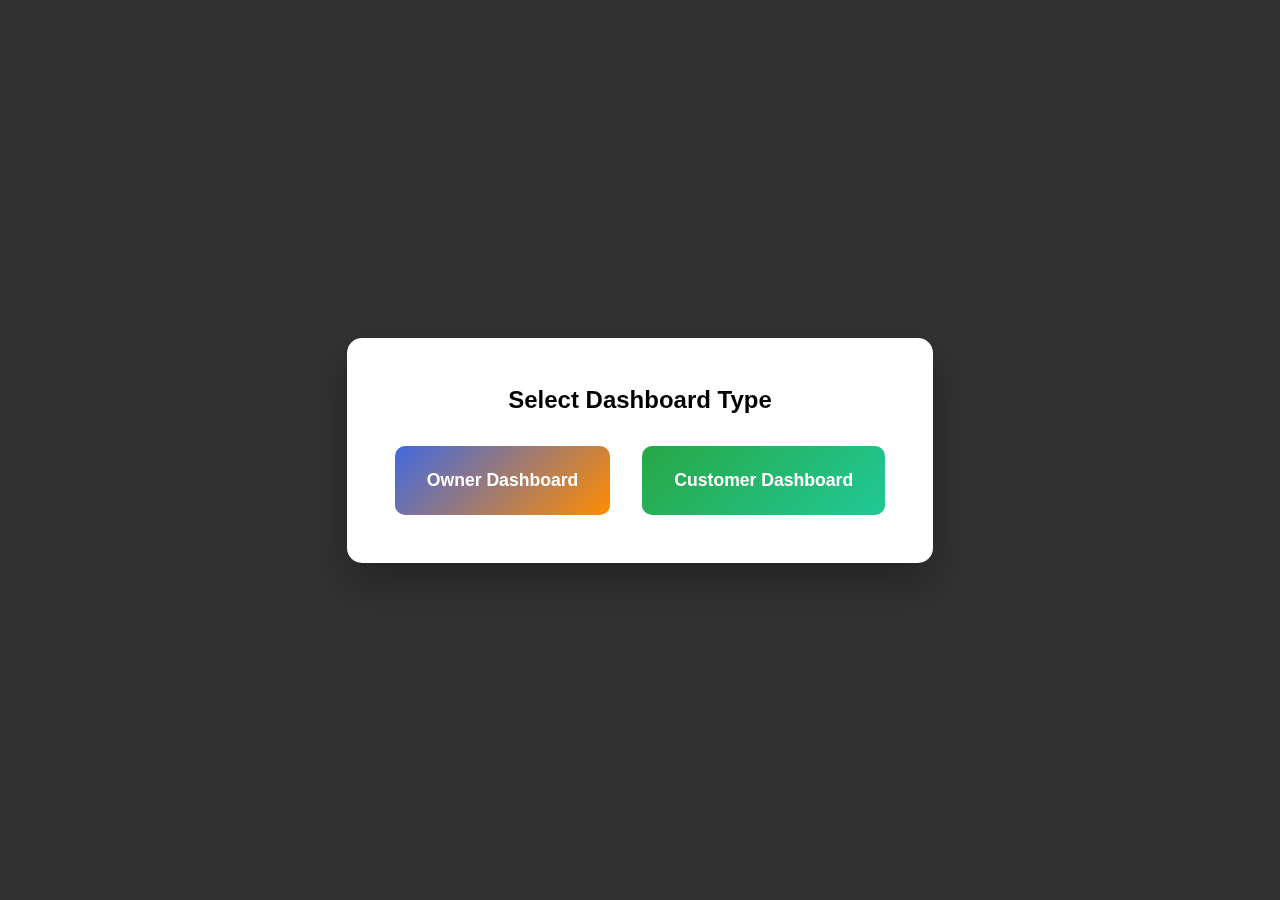
<file: Dairy/bill.html>
<!DOCTYPE html>
<html lang="en">
<head>
    <meta charset="UTF-8">
    <meta name="viewport" content="width=device-width, initial-scale=1.0">
    <title>Bill Dashboard - Mahant Dairy</title>
    <link rel="stylesheet" href="bill-styles.css">
</head>
<body>
    <!-- User Type Selection -->
    <div id="userTypeSelection" class="user-type-modal">
        <div class="modal-content">
            <h2>Select Dashboard Type</h2>
            <div class="user-type-buttons">
                <button onclick="showOwnerDashboard()" class="user-type-btn owner-btn">Owner Dashboard</button>
                <button onclick="showCustomerDashboard()" class="user-type-btn customer-btn">Customer Dashboard</button>
            </div>
        </div>
    </div>

    <!-- Owner Dashboard -->
    <div id="ownerDashboard" class="dashboard-container" style="display: none;">
        <header class="dashboard-header">
            <h1>Owner Billing Dashboard</h1>
            <div class="header-actions">
                <button onclick="showUserTypeSelection()" class="switch-btn">Switch View</button>
                <button onclick="exportBills()" class="export-btn">Export Bills</button>
            </div>
        </header>

        <div class="owner-controls">
            <div class="control-section">
                <h3>Create New Bill</h3>
                <div class="form-grid">
                    <input type="text" id="customerName" placeholder="Customer Name" required>
                    <input type="tel" id="customerPhone" placeholder="Phone Number" required>
                    <input type="text" id="customerAddress" placeholder="Address">
                    <input type="number" id="milkQuantity" placeholder="Milk Quantity (L)" step="0.5" required>
                    <input type="number" id="milkPrice" placeholder="Price per L" value="60" required>
                    <input type="number" id="totalDays" placeholder="Total Days" required>
                    <input type="number" id="daysTaken" placeholder="Days Taken" required>
                    <input type="number" id="extraDays" placeholder="Extra Days" value="0">
                    <input type="number" id="discountPercent" placeholder="Discount %" value="5">
                    <input type="number" id="pendingAmount" placeholder="Pending Amount" value="0">
                </div>
                <div class="form-actions">
                    <button onclick="generateBill()" class="generate-btn">Generate Bill</button>
                    <button onclick="clearForm()" class="clear-btn">Clear Form</button>
                </div>
            </div>

            <div class="control-section">
                <h3>Quick Settings</h3>
                <div class="settings-grid">
                    <div class="setting-item">
                        <label>Default Milk Price (₹/L):</label>
                        <input type="number" id="defaultPrice" value="60" onchange="updateDefaultPrice()">
                    </div>
                    <div class="setting-item">
                        <label>Default Discount (%):</label>
                        <input type="number" id="defaultDiscount" value="5" onchange="updateDefaultDiscount()">
                    </div>
                    <div class="setting-item">
                        <label>Farm Name:</label>
                        <input type="text" id="farmName" value="Mahant Dairy" onchange="updateFarmName()">
                    </div>
                    <div class="setting-item">
                        <label>Farm Address:</label>
                        <input type="text" id="farmAddress" value="Gaaj, Vadodara" onchange="updateFarmAddress()">
                    </div>
                </div>
            </div>
        </div>

        <div class="bills-history">
            <h3>Recent Bills</h3>
            <div class="bills-table-container">
                <table class="bills-table">
                    <thead>
                        <tr>
                            <th>Bill No.</th>
                            <th>Customer</th>
                            <th>Date</th>
                            <th>Amount</th>
                            <th>Status</th>
                            <th>Actions</th>
                        </tr>
                    </thead>
                    <tbody id="billsTableBody">
                        <!-- Bills will be populated here -->
                    </tbody>
                </table>
            </div>
        </div>
    </div>

    <!-- Customer Dashboard -->
    <div id="customerDashboard" class="dashboard-container" style="display: none;">
        <header class="dashboard-header">
            <h1>Customer Bill Dashboard</h1>
            <button onclick="showUserTypeSelection()" class="switch-btn">Switch View</button>
        </header>

        <div class="customer-bills">
            <div class="current-bill-section">
                <h3>Current Month Bill</h3>
                <div id="currentBillDisplay" class="bill-display">
                    <!-- Current bill will be displayed here -->
                </div>
            </div>

            <div class="bill-history-section">
                <h3>Bill History</h3>
                <div class="customer-bills-list" id="customerBillsList">
                    <!-- Customer bills history will be displayed here -->
                </div>
            </div>
        </div>
    </div>

    <!-- Bill Preview Modal -->
    <div id="billPreviewModal" class="modal" style="display: none;">
        <div class="modal-content bill-modal">
            <span class="close" onclick="closeBillPreview()">&times;</span>
            <div id="billPreviewContent">
                <!-- Generated bill will be displayed here -->
            </div>
            <div class="modal-actions">
                <button onclick="printBill()" class="print-btn">Print Bill</button>
                <button onclick="saveBill()" class="save-btn">Save Bill</button>
                <button onclick="closeBillPreview()" class="cancel-btn">Close</button>
            </div>
        </div>
    </div>

    <script src="bill-script.js"></script>
</body>
</html>
</file>
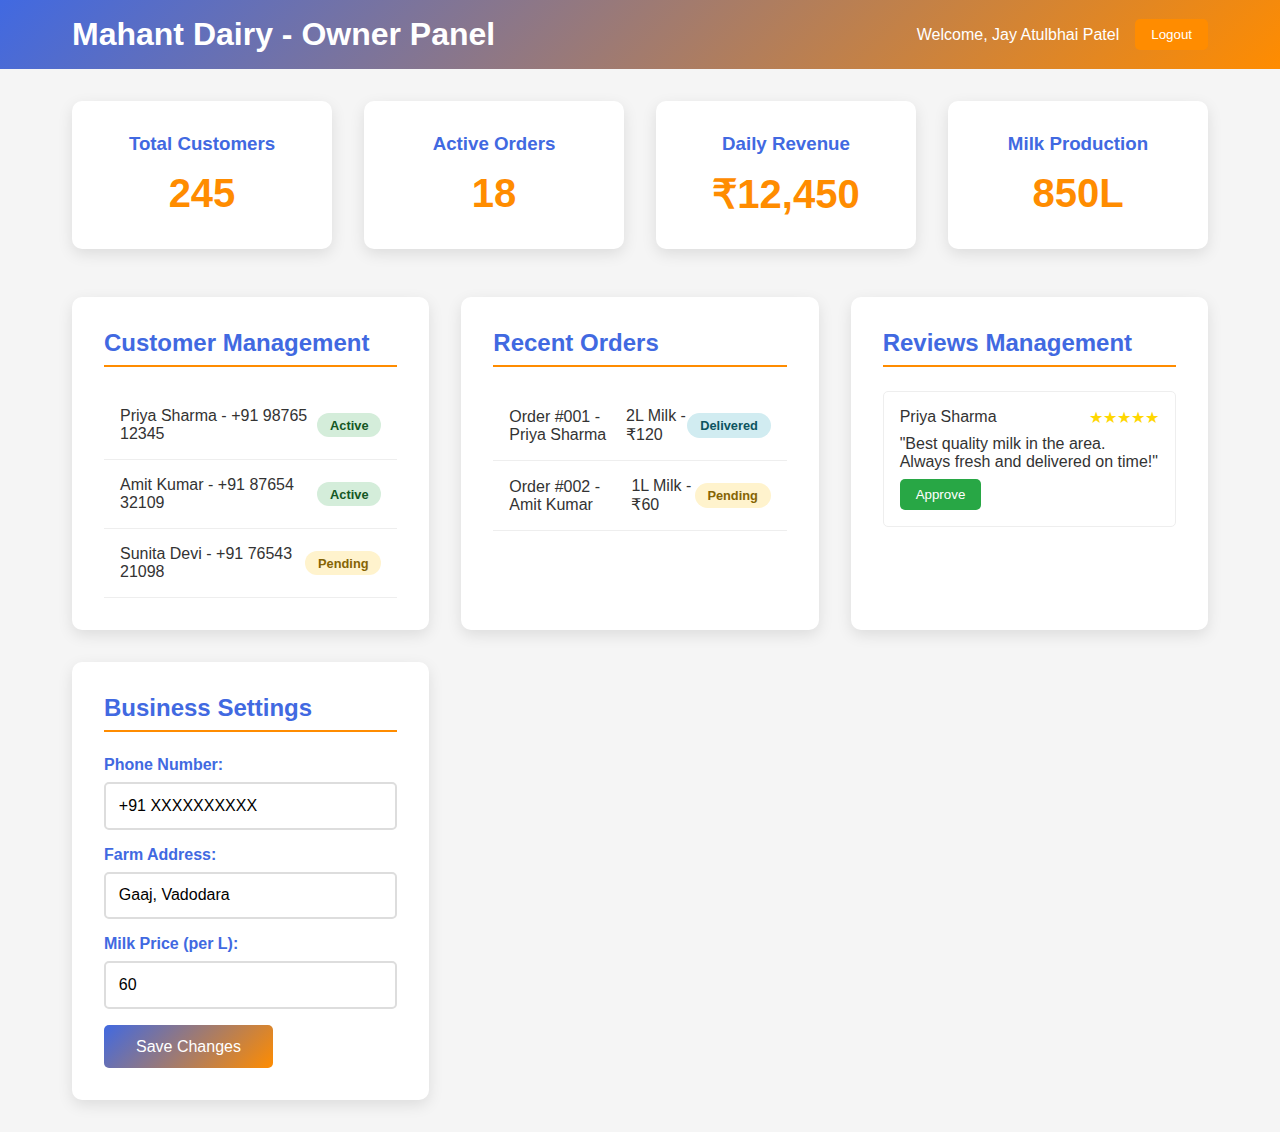
<file: Dairy/owner-dashboard.html>
<!DOCTYPE html>
<html lang="en">
<head>
    <meta charset="UTF-8">
    <meta name="viewport" content="width=device-width, initial-scale=1.0">
    <title>Owner Dashboard - Mahant Dairy</title>
    <link rel="stylesheet" href="owner-styles.css">
</head>
<body>
    <header>
        <nav>
            <div class="logo">
                <h1>Mahant Dairy - Owner Panel</h1>
            </div>
            <div class="nav-right">
                <span>Welcome, Jay Atulbhai Patel</span>
                <button id="logoutBtn">Logout</button>
            </div>
        </nav>
    </header>

    <main>
        <div class="dashboard">
            <div class="stats-grid">
                <div class="stat-card">
                    <h3>Total Customers</h3>
                    <div class="stat-number" id="totalCustomers">245</div>
                </div>
                <div class="stat-card">
                    <h3>Active Orders</h3>
                    <div class="stat-number" id="activeOrders">18</div>
                </div>
                <div class="stat-card">
                    <h3>Daily Revenue</h3>
                    <div class="stat-number" id="dailyRevenue">₹12,450</div>
                </div>
                <div class="stat-card">
                    <h3>Milk Production</h3>
                    <div class="stat-number" id="milkProduction">850L</div>
                </div>
            </div>

            <div class="content-grid">
                <div class="section">
                    <h2>Customer Management</h2>
                    <div class="customer-list">
                        <div class="customer-item">
                            <span>Priya Sharma - +91 98765 12345</span>
                            <span class="status active">Active</span>
                        </div>
                        <div class="customer-item">
                            <span>Amit Kumar - +91 87654 32109</span>
                            <span class="status active">Active</span>
                        </div>
                        <div class="customer-item">
                            <span>Sunita Devi - +91 76543 21098</span>
                            <span class="status pending">Pending</span>
                        </div>
                    </div>
                </div>

                <div class="section">
                    <h2>Recent Orders</h2>
                    <div class="order-list">
                        <div class="order-item">
                            <span>Order #001 - Priya Sharma</span>
                            <span>2L Milk - ₹120</span>
                            <span class="status delivered">Delivered</span>
                        </div>
                        <div class="order-item">
                            <span>Order #002 - Amit Kumar</span>
                            <span>1L Milk - ₹60</span>
                            <span class="status pending">Pending</span>
                        </div>
                    </div>
                </div>

                <div class="section">
                    <h2>Reviews Management</h2>
                    <div class="review-list">
                        <div class="review-item">
                            <div class="review-header">
                                <span>Priya Sharma</span>
                                <span class="stars">★★★★★</span>
                            </div>
                            <p>"Best quality milk in the area. Always fresh and delivered on time!"</p>
                            <button class="approve-btn">Approve</button>
                        </div>
                    </div>
                </div>

                <div class="section">
                    <h2>Business Settings</h2>
                    <div class="settings-form">
                        <div class="form-group">
                            <label>Phone Number:</label>
                            <input type="text" value="+91 XXXXXXXXXX" id="phoneInput">
                        </div>
                        <div class="form-group">
                            <label>Farm Address:</label>
                            <input type="text" value="Gaaj, Vadodara" id="addressInput">
                        </div>
                        <div class="form-group">
                            <label>Milk Price (per L):</label>
                            <input type="number" value="60" id="priceInput">
                        </div>
                        <button class="save-btn">Save Changes</button>
                    </div>
                </div>
            </div>
        </div>
    </main>

    <script src="owner-script.js"></script>
</body>
</html>
</file>
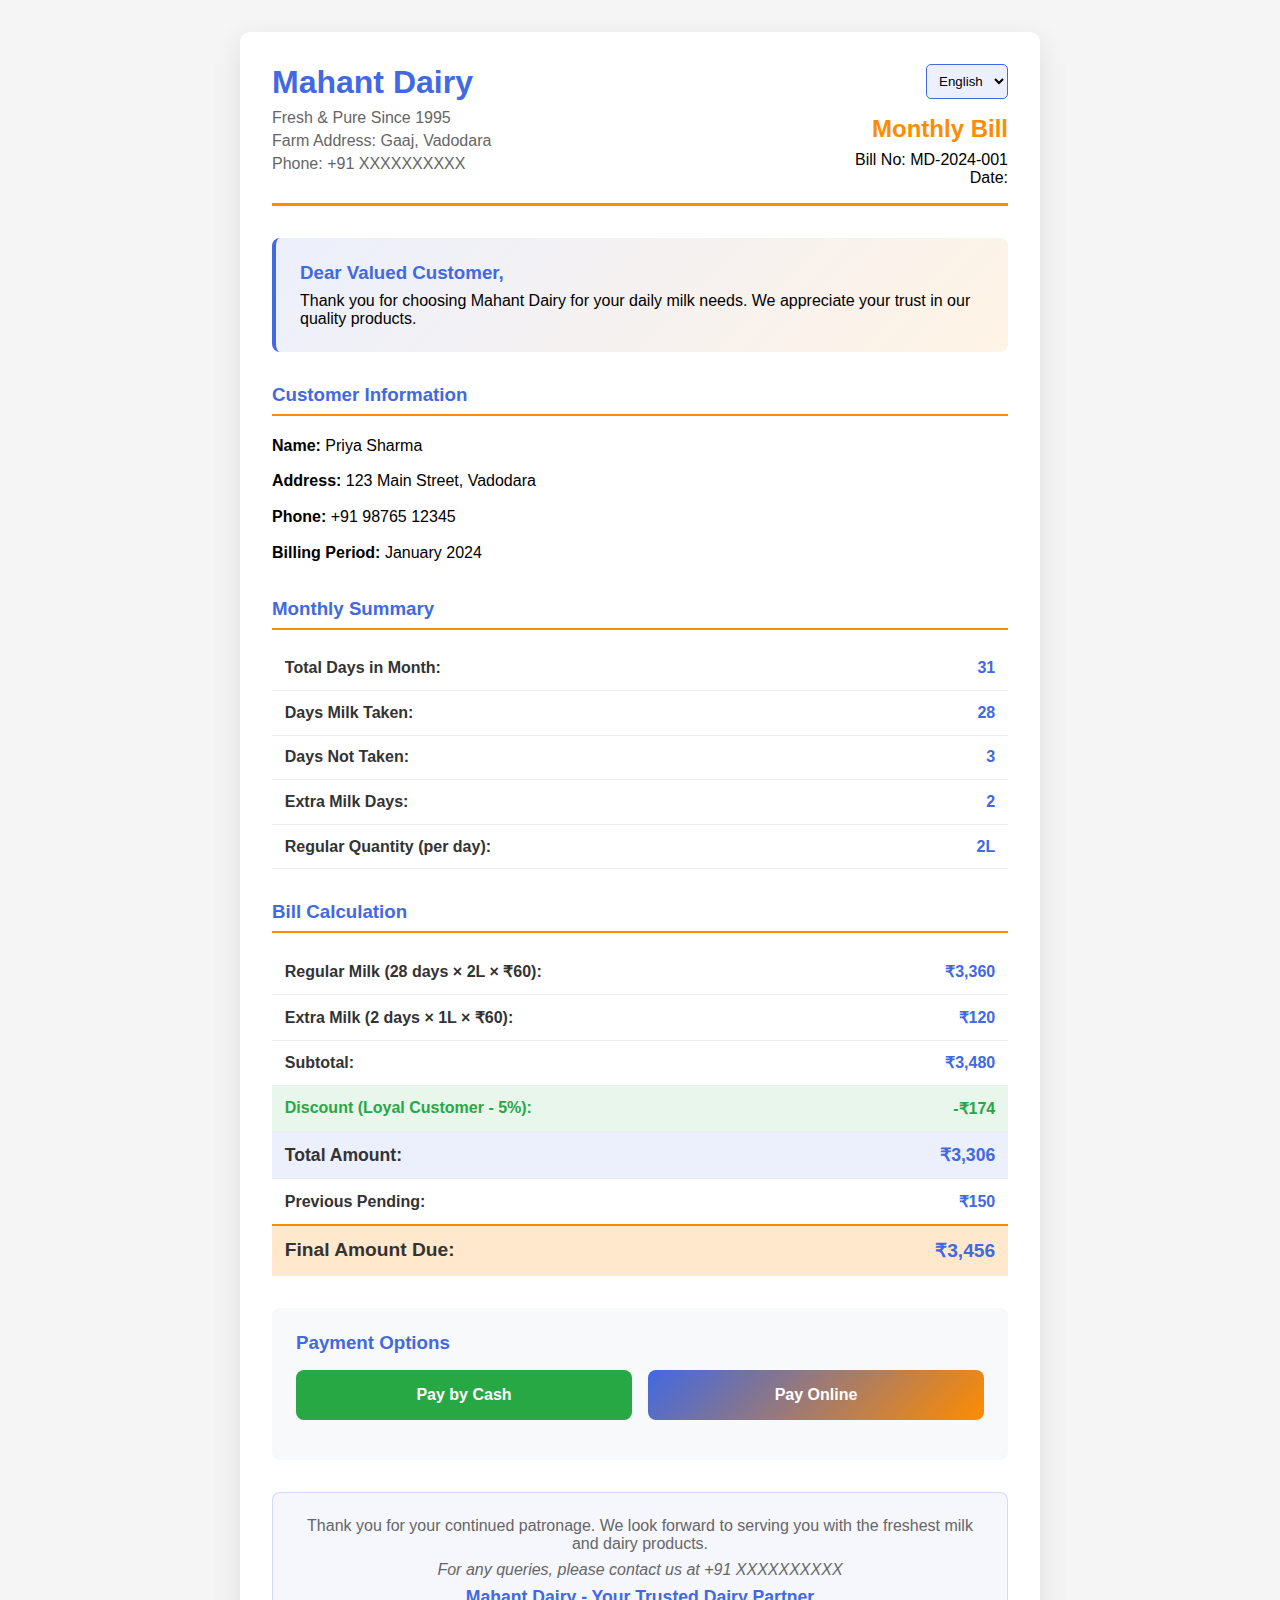
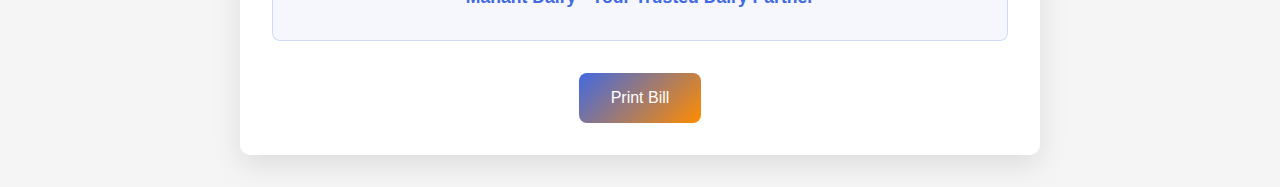
<file: Dairy/sample.html>
<!DOCTYPE html>
<html lang="en">
<head>
    <meta charset="UTF-8">
    <meta name="viewport" content="width=device-width, initial-scale=1.0">
    <title>Monthly Bill - Mahant Dairy</title>
    <link rel="stylesheet" href="bill-styles.css">
</head>
<body>
    <div class="bill-container">
        <div class="bill-header">
            <div class="farm-details">
                <h1>Mahant Dairy</h1>
                <p data-translate="tagline">Fresh & Pure Since 1995</p>
                <p data-translate="farmAddress">Farm Address: Gaaj, Vadodara</p>
                <p>Phone: +91 XXXXXXXXXX</p>
            </div>
            <div class="bill-info">
                <select id="billLanguageSelect" class="bill-language-select">
                    <option value="en">English</option>
                    <option value="hi">हिंदी</option>
                    <option value="gu">ગુજરાતી</option>
                </select>
                <h2 data-translate="monthlyBill">Monthly Bill</h2>
                <p>Bill No: MD-2024-001</p>
                <p data-translate="date">Date: <span id="billDate"></span></p>
            </div>
        </div>

        <div class="greeting">
            <h3 data-translate="greeting">Dear Valued Customer,</h3>
            <p data-translate="greetingMsg">Thank you for choosing Mahant Dairy for your daily milk needs. We appreciate your trust in our quality products.</p>
        </div>

        <div class="customer-details">
            <h3>Customer Information</h3>
            <div class="customer-info">
                <p><strong>Name:</strong> <span id="customerName">Priya Sharma</span></p>
                <p><strong>Address:</strong> <span id="customerAddress">123 Main Street, Vadodara</span></p>
                <p><strong>Phone:</strong> <span id="customerPhone">+91 98765 12345</span></p>
                <p><strong>Billing Period:</strong> <span id="billingPeriod">January 2024</span></p>
            </div>
        </div>

        <div class="bill-summary">
            <h3>Monthly Summary</h3>
            <table class="summary-table">
                <tr>
                    <td>Total Days in Month:</td>
                    <td><span id="totalDays">31</span></td>
                </tr>
                <tr>
                    <td>Days Milk Taken:</td>
                    <td><span id="daysTaken">28</span></td>
                </tr>
                <tr>
                    <td>Days Not Taken:</td>
                    <td><span id="daysNotTaken">3</span></td>
                </tr>
                <tr>
                    <td>Extra Milk Days:</td>
                    <td><span id="extraDays">2</span></td>
                </tr>
                <tr>
                    <td>Regular Quantity (per day):</td>
                    <td><span id="regularQty">2L</span></td>
                </tr>
            </table>
        </div>

        <div class="bill-calculation">
            <h3>Bill Calculation</h3>
            <table class="calc-table">
                <tr>
                    <td>Regular Milk (28 days × 2L × ₹60):</td>
                    <td>₹<span id="regularAmount">3,360</span></td>
                </tr>
                <tr>
                    <td>Extra Milk (2 days × 1L × ₹60):</td>
                    <td>₹<span id="extraAmount">120</span></td>
                </tr>
                <tr>
                    <td>Subtotal:</td>
                    <td>₹<span id="subtotal">3,480</span></td>
                </tr>
                <tr class="discount-row">
                    <td>Discount (Loyal Customer - 5%):</td>
                    <td>-₹<span id="discount">174</span></td>
                </tr>
                <tr class="total-row">
                    <td><strong>Total Amount:</strong></td>
                    <td><strong>₹<span id="totalAmount">3,306</span></strong></td>
                </tr>
                <tr>
                    <td>Previous Pending:</td>
                    <td>₹<span id="pendingAmount">150</span></td>
                </tr>
                <tr class="final-row">
                    <td><strong>Final Amount Due:</strong></td>
                    <td><strong>₹<span id="finalAmount">3,456</span></strong></td>
                </tr>
            </table>
        </div>

        <div class="payment-section">
            <h3>Payment Options</h3>
            <div class="payment-buttons">
                <button class="pay-btn cash" onclick="payByCash()">Pay by Cash</button>
                <button class="pay-btn online" onclick="payOnline()">Pay Online</button>
            </div>
            
            <div id="onlinePayment" class="online-payment" style="display:none;">
                <h4>Online Payment Details</h4>
                <div class="payment-methods">
                    <button class="method-btn" onclick="payByUPI()">UPI Payment</button>
                    <button class="method-btn" onclick="payByCard()">Card Payment</button>
                </div>
                <div class="upi-details" id="upiDetails" style="display:none;">
                    <p><strong>UPI ID:</strong> mahantdairy@paytm</p>
                    <p><strong>QR Code:</strong> [QR Code would be here]</p>
                </div>
            </div>
        </div>

        <div class="footer-message">
            <p>Thank you for your continued patronage. We look forward to serving you with the freshest milk and dairy products.</p>
            <p><em>For any queries, please contact us at +91 XXXXXXXXXX</em></p>
            <p><strong>Mahant Dairy - Your Trusted Dairy Partner</strong></p>
        </div>

        <div class="print-section">
            <button class="print-btn" onclick="window.print()">Print Bill</button>
        </div>
    </div>

    <script src="bill-script.js"></script>
</body>
</html>
</file>
<file: Dairy/bill-styles.css>
* {
    margin: 0;
    padding: 0;
    box-sizing: border-box;
}

body {
    font-family: 'Arial', sans-serif;
    background: #f5f5f5;
    padding: 2rem;
}

.bill-container {
    max-width: 800px;
    margin: 0 auto;
    background: white;
    padding: 2rem;
    border-radius: 10px;
    box-shadow: 0 10px 30px rgba(0,0,0,0.1);
}

.bill-header {
    display: flex;
    justify-content: space-between;
    align-items: start;
    border-bottom: 3px solid #FF8C00;
    padding-bottom: 1rem;
    margin-bottom: 2rem;
}

.farm-details h1 {
    color: #4169E1;
    font-size: 2rem;
    margin-bottom: 0.5rem;
}

.farm-details p {
    color: #666;
    margin-bottom: 0.3rem;
}

.bill-info {
    text-align: right;
}

.bill-info h2 {
    color: #FF8C00;
    margin-bottom: 0.5rem;
}

.greeting {
    background: linear-gradient(135deg, rgba(65, 105, 225, 0.1), rgba(255, 140, 0, 0.1));
    padding: 1.5rem;
    border-radius: 8px;
    margin-bottom: 2rem;
    border-left: 4px solid #4169E1;
}

.greeting h3 {
    color: #4169E1;
    margin-bottom: 0.5rem;
}

.customer-details, .bill-summary, .bill-calculation {
    margin-bottom: 2rem;
}

.customer-details h3, .bill-summary h3, .bill-calculation h3 {
    color: #4169E1;
    border-bottom: 2px solid #FF8C00;
    padding-bottom: 0.5rem;
    margin-bottom: 1rem;
}

.customer-info p {
    margin-bottom: 0.5rem;
    padding: 0.3rem 0;
}

.summary-table, .calc-table {
    width: 100%;
    border-collapse: collapse;
    margin-top: 1rem;
}

.summary-table td, .calc-table td {
    padding: 0.8rem;
    border-bottom: 1px solid #eee;
}

.summary-table td:first-child, .calc-table td:first-child {
    font-weight: bold;
    color: #333;
}

.summary-table td:last-child, .calc-table td:last-child {
    text-align: right;
    color: #4169E1;
    font-weight: bold;
}

.discount-row {
    background: rgba(40, 167, 69, 0.1);
}

.discount-row td {
    color: #28a745 !important;
}

.total-row {
    background: rgba(65, 105, 225, 0.1);
    font-size: 1.1rem;
}

.final-row {
    background: rgba(255, 140, 0, 0.2);
    font-size: 1.2rem;
    border-top: 2px solid #FF8C00;
}

.payment-section {
    background: #f8f9fa;
    padding: 1.5rem;
    border-radius: 8px;
    margin-bottom: 2rem;
}

.payment-section h3 {
    color: #4169E1;
    margin-bottom: 1rem;
}

.payment-buttons {
    display: flex;
    gap: 1rem;
    margin-bottom: 1rem;
}

.pay-btn {
    flex: 1;
    padding: 1rem;
    border: none;
    border-radius: 8px;
    font-size: 1rem;
    font-weight: bold;
    cursor: pointer;
    transition: all 0.3s;
}

.pay-btn.cash {
    background: #28a745;
    color: white;
}

.pay-btn.online {
    background: linear-gradient(135deg, #4169E1, #FF8C00);
    color: white;
}

.pay-btn:hover {
    transform: translateY(-2px);
    box-shadow: 0 5px 15px rgba(0,0,0,0.2);
}

.online-payment {
    background: white;
    padding: 1rem;
    border-radius: 8px;
    margin-top: 1rem;
}

.payment-methods {
    display: flex;
    gap: 1rem;
    margin-bottom: 1rem;
}

.method-btn {
    padding: 0.8rem 1.5rem;
    background: #4169E1;
    color: white;
    border: none;
    border-radius: 5px;
    cursor: pointer;
}

.upi-details {
    background: #e3f2fd;
    padding: 1rem;
    border-radius: 5px;
    border-left: 4px solid #2196f3;
}

.footer-message {
    text-align: center;
    background: rgba(65, 105, 225, 0.05);
    padding: 1.5rem;
    border-radius: 8px;
    margin-bottom: 2rem;
    border: 1px solid rgba(65, 105, 225, 0.2);
}

.footer-message p {
    margin-bottom: 0.5rem;
    color: #666;
}

.footer-message p:last-child {
    color: #4169E1;
    font-weight: bold;
    font-size: 1.1rem;
}

.print-section {
    text-align: center;
}

.print-btn {
    background: linear-gradient(135deg, #4169E1, #FF8C00);
    color: white;
    border: none;
    padding: 1rem 2rem;
    border-radius: 8px;
    font-size: 1rem;
    cursor: pointer;
}

.bill-language-select {
    background: rgba(65, 105, 225, 0.1);
    border: 1px solid #4169E1;
    padding: 0.5rem;
    border-radius: 5px;
    margin-bottom: 1rem;
    cursor: pointer;
}

@media print {
    body {
        background: white;
        padding: 0;
    }
    
    .payment-section, .print-section {
        display: none;
    }
}

/* Dashboard Styles */
.user-type-modal {
    position: fixed;
    top: 0;
    left: 0;
    width: 100%;
    height: 100%;
    background: rgba(0,0,0,0.8);
    display: flex;
    justify-content: center;
    align-items: center;
    z-index: 1000;
}

.user-type-modal .modal-content {
    background: white;
    padding: 3rem;
    border-radius: 15px;
    text-align: center;
    box-shadow: 0 20px 40px rgba(0,0,0,0.3);
}

.user-type-buttons {
    display: flex;
    gap: 2rem;
    margin-top: 2rem;
}

.user-type-btn {
    padding: 1.5rem 2rem;
    border: none;
    border-radius: 10px;
    font-size: 1.1rem;
    font-weight: bold;
    cursor: pointer;
    transition: all 0.3s;
    min-width: 180px;
}

.owner-btn {
    background: linear-gradient(135deg, #4169E1, #FF8C00);
    color: white;
}

.customer-btn {
    background: linear-gradient(135deg, #28a745, #20c997);
    color: white;
}

.user-type-btn:hover {
    transform: translateY(-3px);
    box-shadow: 0 10px 25px rgba(0,0,0,0.2);
}

.dashboard-container {
    max-width: 1200px;
    margin: 0 auto;
    padding: 2rem;
}

.dashboard-header {
    display: flex;
    justify-content: space-between;
    align-items: center;
    background: linear-gradient(135deg, #4169E1, #FF8C00);
    color: white;
    padding: 2rem;
    border-radius: 15px;
    margin-bottom: 2rem;
}

.header-actions {
    display: flex;
    gap: 1rem;
}

.switch-btn, .export-btn {
    background: rgba(255,255,255,0.2);
    color: white;
    border: 1px solid rgba(255,255,255,0.3);
    padding: 0.8rem 1.5rem;
    border-radius: 8px;
    cursor: pointer;
    transition: all 0.3s;
}

.switch-btn:hover, .export-btn:hover {
    background: rgba(255,255,255,0.3);
}

.owner-controls {
    display: grid;
    grid-template-columns: 2fr 1fr;
    gap: 2rem;
    margin-bottom: 3rem;
}

.control-section {
    background: white;
    padding: 2rem;
    border-radius: 15px;
    box-shadow: 0 10px 30px rgba(0,0,0,0.1);
}

.control-section h3 {
    color: #4169E1;
    margin-bottom: 1.5rem;
    border-bottom: 2px solid #FF8C00;
    padding-bottom: 0.5rem;
}

.form-grid {
    display: grid;
    grid-template-columns: repeat(auto-fit, minmax(200px, 1fr));
    gap: 1rem;
    margin-bottom: 1.5rem;
}

.form-grid input {
    padding: 1rem;
    border: 2px solid #e0e0e0;
    border-radius: 8px;
    font-size: 1rem;
    transition: border-color 0.3s;
}

.form-grid input:focus {
    outline: none;
    border-color: #4169E1;
}

.form-actions {
    display: flex;
    gap: 1rem;
}

.generate-btn, .clear-btn {
    padding: 1rem 2rem;
    border: none;
    border-radius: 8px;
    font-size: 1rem;
    font-weight: bold;
    cursor: pointer;
    transition: all 0.3s;
}

.generate-btn {
    background: linear-gradient(135deg, #28a745, #20c997);
    color: white;
}

.clear-btn {
    background: #6c757d;
    color: white;
}

.generate-btn:hover, .clear-btn:hover {
    transform: translateY(-2px);
    box-shadow: 0 5px 15px rgba(0,0,0,0.2);
}

.settings-grid {
    display: grid;
    gap: 1rem;
}

.setting-item {
    display: flex;
    justify-content: space-between;
    align-items: center;
    padding: 0.5rem 0;
}

.setting-item label {
    font-weight: bold;
    color: #333;
}

.setting-item input {
    padding: 0.5rem;
    border: 1px solid #ddd;
    border-radius: 5px;
    width: 120px;
}

.bills-history {
    background: white;
    padding: 2rem;
    border-radius: 15px;
    box-shadow: 0 10px 30px rgba(0,0,0,0.1);
}

.bills-history h3 {
    color: #4169E1;
    margin-bottom: 1.5rem;
    border-bottom: 2px solid #FF8C00;
    padding-bottom: 0.5rem;
}

.bills-table-container {
    overflow-x: auto;
}

.bills-table {
    width: 100%;
    border-collapse: collapse;
    margin-top: 1rem;
}

.bills-table th, .bills-table td {
    padding: 1rem;
    text-align: left;
    border-bottom: 1px solid #eee;
}

.bills-table th {
    background: #f8f9fa;
    font-weight: bold;
    color: #4169E1;
}

.bills-table tr:hover {
    background: #f8f9fa;
}

.status-paid {
    color: #28a745;
    font-weight: bold;
}

.status-pending {
    color: #ffc107;
    font-weight: bold;
}

.action-btn {
    padding: 0.5rem 1rem;
    border: none;
    border-radius: 5px;
    cursor: pointer;
    margin-right: 0.5rem;
    font-size: 0.9rem;
}

.view-btn {
    background: #4169E1;
    color: white;
}

.edit-btn {
    background: #ffc107;
    color: black;
}

.delete-btn {
    background: #dc3545;
    color: white;
}

.customer-bills {
    display: grid;
    gap: 2rem;
}

.current-bill-section, .bill-history-section {
    background: white;
    padding: 2rem;
    border-radius: 15px;
    box-shadow: 0 10px 30px rgba(0,0,0,0.1);
}

.current-bill-section h3, .bill-history-section h3 {
    color: #4169E1;
    margin-bottom: 1.5rem;
    border-bottom: 2px solid #FF8C00;
    padding-bottom: 0.5rem;
}

.bill-display {
    background: #f8f9fa;
    padding: 1.5rem;
    border-radius: 10px;
    border-left: 4px solid #4169E1;
}

.customer-bills-list {
    display: grid;
    gap: 1rem;
}

.customer-bill-item {
    background: #f8f9fa;
    padding: 1rem;
    border-radius: 8px;
    display: flex;
    justify-content: space-between;
    align-items: center;
    border-left: 4px solid #28a745;
}

.modal {
    position: fixed;
    top: 0;
    left: 0;
    width: 100%;
    height: 100%;
    background: rgba(0,0,0,0.8);
    display: flex;
    justify-content: center;
    align-items: center;
    z-index: 1000;
}

.bill-modal {
    background: white;
    padding: 2rem;
    border-radius: 15px;
    max-width: 800px;
    max-height: 90vh;
    overflow-y: auto;
    position: relative;
}

.close {
    position: absolute;
    top: 1rem;
    right: 1.5rem;
    font-size: 2rem;
    cursor: pointer;
    color: #999;
}

.close:hover {
    color: #333;
}

.modal-actions {
    display: flex;
    gap: 1rem;
    justify-content: center;
    margin-top: 2rem;
    padding-top: 1rem;
    border-top: 1px solid #eee;
}

.modal-actions button {
    padding: 1rem 2rem;
    border: none;
    border-radius: 8px;
    cursor: pointer;
    font-weight: bold;
}

.save-btn {
    background: #28a745;
    color: white;
}

.cancel-btn {
    background: #6c757d;
    color: white;
}

@media (max-width: 768px) {
    .bill-header {
        flex-direction: column;
        gap: 1rem;
    }
    
    .payment-buttons {
        flex-direction: column;
    }
    
    .payment-methods {
        flex-direction: column;
    }
    
    .owner-controls {
        grid-template-columns: 1fr;
    }
    
    .user-type-buttons {
        flex-direction: column;
        gap: 1rem;
    }
    
    .dashboard-header {
        flex-direction: column;
        gap: 1rem;
        text-align: center;
    }
    
    .form-grid {
        grid-template-columns: 1fr;
    }
}
</file>
<file: Dairy/owner-styles.css>
* {
    margin: 0;
    padding: 0;
    box-sizing: border-box;
}

body {
    font-family: 'Arial', sans-serif;
    background: #f5f5f5;
    color: #333;
}

/* Header */
header {
    background: linear-gradient(135deg, #4169E1, #FF8C00);
    color: white;
    padding: 1rem 0;
}

nav {
    display: flex;
    justify-content: space-between;
    align-items: center;
    max-width: 1200px;
    margin: 0 auto;
    padding: 0 2rem;
}

.nav-right {
    display: flex;
    align-items: center;
    gap: 1rem;
}

#logoutBtn {
    background: #FF8C00;
    color: white;
    border: none;
    padding: 0.5rem 1rem;
    border-radius: 5px;
    cursor: pointer;
}

/* Dashboard */
.dashboard {
    max-width: 1200px;
    margin: 2rem auto;
    padding: 0 2rem;
}

.stats-grid {
    display: grid;
    grid-template-columns: repeat(auto-fit, minmax(250px, 1fr));
    gap: 2rem;
    margin-bottom: 3rem;
}

.stat-card {
    background: white;
    padding: 2rem;
    border-radius: 10px;
    box-shadow: 0 5px 15px rgba(0,0,0,0.1);
    text-align: center;
}

.stat-card h3 {
    color: #4169E1;
    margin-bottom: 1rem;
}

.stat-number {
    font-size: 2.5rem;
    font-weight: bold;
    color: #FF8C00;
}

.content-grid {
    display: grid;
    grid-template-columns: repeat(auto-fit, minmax(300px, 1fr));
    gap: 2rem;
}

.section {
    background: white;
    padding: 2rem;
    border-radius: 10px;
    box-shadow: 0 5px 15px rgba(0,0,0,0.1);
}

.section h2 {
    color: #4169E1;
    margin-bottom: 1.5rem;
    border-bottom: 2px solid #FF8C00;
    padding-bottom: 0.5rem;
}

/* Customer List */
.customer-item, .order-item {
    display: flex;
    justify-content: space-between;
    align-items: center;
    padding: 1rem;
    border-bottom: 1px solid #eee;
}

.status {
    padding: 0.3rem 0.8rem;
    border-radius: 15px;
    font-size: 0.8rem;
    font-weight: bold;
}

.status.active {
    background: #d4edda;
    color: #155724;
}

.status.pending {
    background: #fff3cd;
    color: #856404;
}

.status.delivered {
    background: #d1ecf1;
    color: #0c5460;
}

/* Review Management */
.review-item {
    border: 1px solid #eee;
    padding: 1rem;
    border-radius: 5px;
    margin-bottom: 1rem;
}

.review-header {
    display: flex;
    justify-content: space-between;
    margin-bottom: 0.5rem;
}

.stars {
    color: #FFD700;
}

.approve-btn {
    background: #28a745;
    color: white;
    border: none;
    padding: 0.5rem 1rem;
    border-radius: 5px;
    cursor: pointer;
    margin-top: 0.5rem;
}

/* Settings Form */
.form-group {
    margin-bottom: 1rem;
}

.form-group label {
    display: block;
    margin-bottom: 0.5rem;
    color: #4169E1;
    font-weight: bold;
}

.form-group input {
    width: 100%;
    padding: 0.8rem;
    border: 2px solid #ddd;
    border-radius: 5px;
    font-size: 1rem;
}

.form-group input:focus {
    border-color: #4169E1;
    outline: none;
}

.save-btn {
    background: linear-gradient(135deg, #4169E1, #FF8C00);
    color: white;
    border: none;
    padding: 0.8rem 2rem;
    border-radius: 5px;
    cursor: pointer;
    font-size: 1rem;
}

.save-btn:hover {
    opacity: 0.9;
}

/* Responsive */
@media (max-width: 768px) {
    .stats-grid {
        grid-template-columns: 1fr;
    }
    
    .content-grid {
        grid-template-columns: 1fr;
    }
    
    nav {
        flex-direction: column;
        gap: 1rem;
    }
}
</file>
